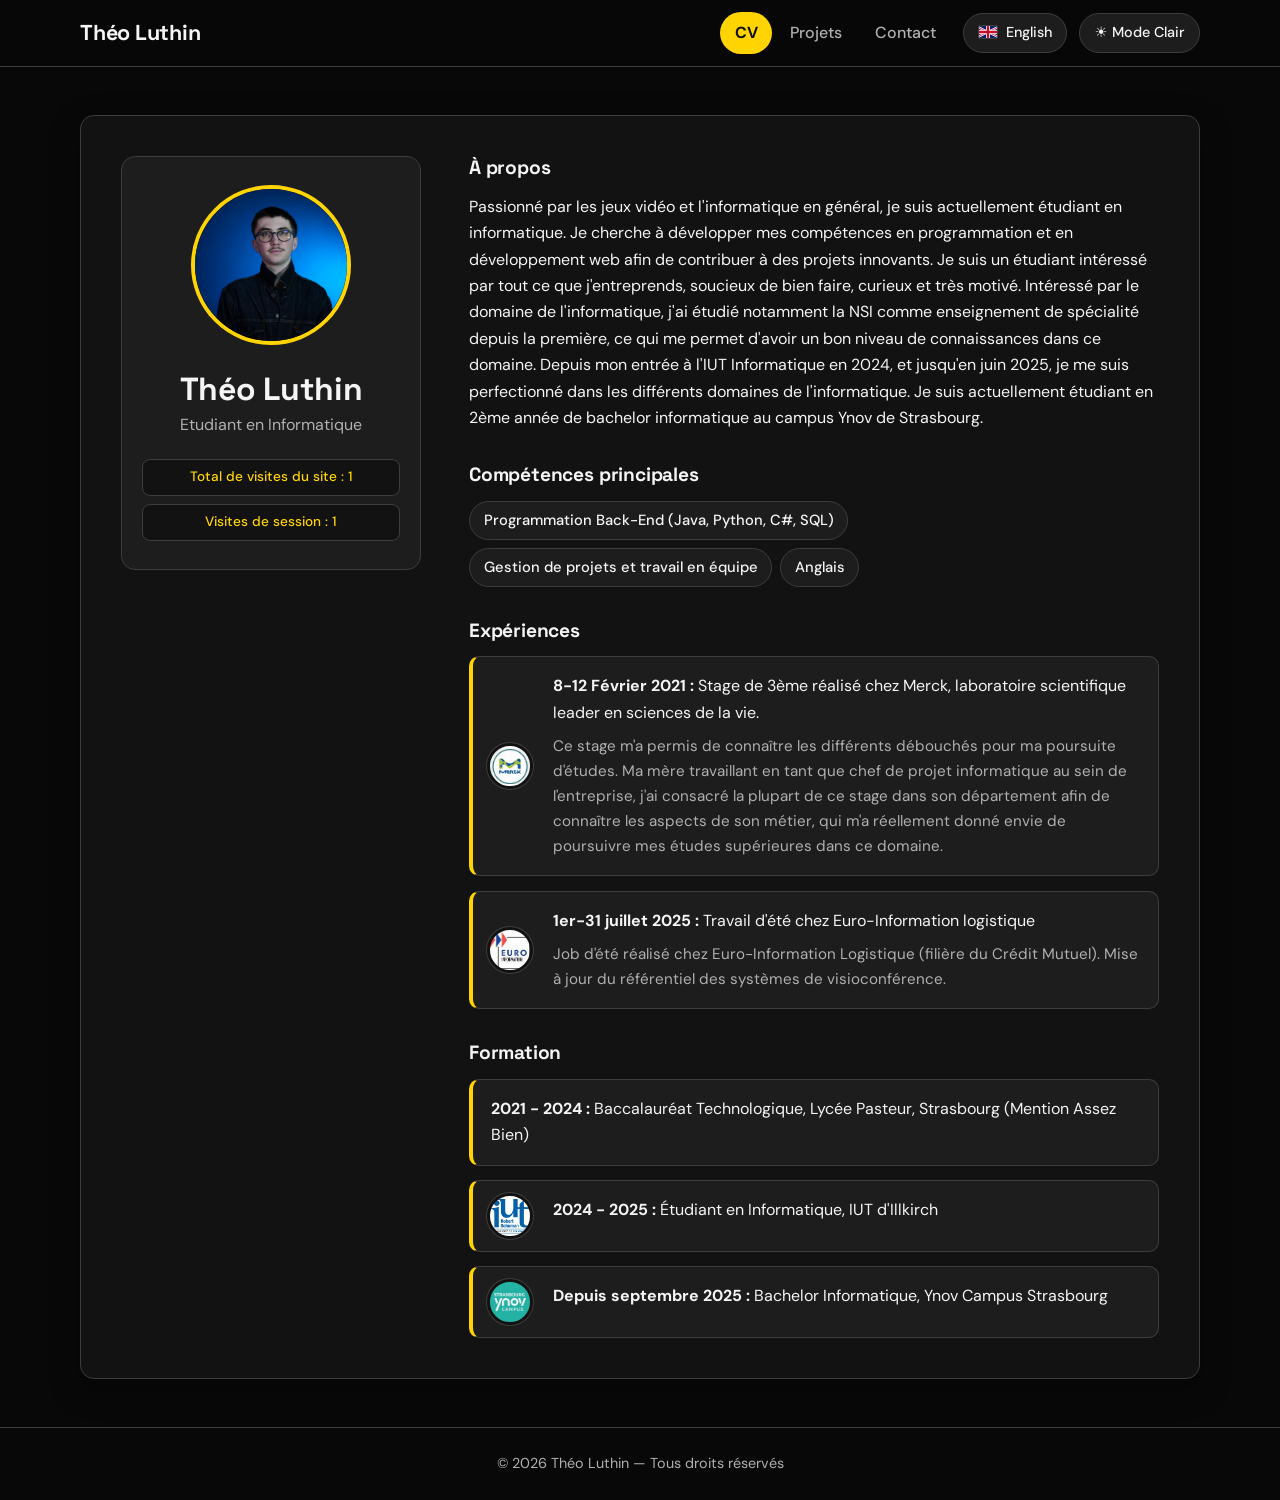
<file: index.html>
<!DOCTYPE html>
<html lang="fr">

<head>
    <meta charset="UTF-8">
    <meta name="viewport" content="width=device-width, initial-scale=1.0">
    <title data-en="Théo Luthin - Portfolio">Théo Luthin - Portfolio</title>
    <link rel="stylesheet" href="style.css">
</head>

<body>
    <header>
        <nav>
            <h1 class="logo">Théo Luthin</h1>
            <ul>
                <li><a href="index.html" class="active" data-en="Resume">CV</a></li>
                <li><a href="projets.html" data-en="Projects">Projets</a></li>
                <li><a href="contact.html" data-en="Contact">Contact</a></li>
            </ul>
            <button id="lang-switcher" type="button"><img class="language-flag" src="images/flag-gb.svg" alt="" aria-hidden="true"> English</button>
            <button id="theme-switcher" type="button">☀️ Mode Clair</button>
        </nav>
    </header>

    <main class="container">
        <section class="cv">
            <div class="profile">
                <img src="images/photo2.jpg" alt="Photo de profil de Théo Luthin" data-en-alt="Profile picture of Théo Luthin" class="profile-pic">
                <h2>Théo Luthin</h2>
                <p class="subtitle" data-en="Computer Science Student">Etudiant en Informatique</p>
                <p id="totalVisitsDisplay" class="visit-counter-style">Total de visites du site : 0</p>
                <p id="counterDisplay" class="visit-counter-style">Visites de session : 0</p>
            </div>

            <div class="bio">
                <h3 data-en="About">À propos</h3>
                <p data-en="Passionate about video games and computing in general, I am currently a computer science student. I am looking to develop my programming and web development skills in order to contribute to innovative projects. I am a student who is interested in everything I take on, careful to do things well, curious and highly motivated. Interested in the field of computer science, I studied NSI as a specialization subject from the first year, which gave me a strong foundation in this area. Since starting my computer science studies at the IUT in 2024 and until June 2025, I developed my skills across various aspects of computer science. I am currently in my second year of a computer science bachelor’s degree at the Ynov Campus in Strasbourg.">Passionné par les jeux vidéo et l'informatique en général, je suis actuellement étudiant en informatique. Je cherche à développer mes compétences en programmation et en développement web afin de contribuer à des projets innovants. Je suis un étudiant intéressé par tout ce que j'entreprends, soucieux de bien faire, curieux et très motivé. Intéressé par le domaine de l'informatique, j'ai étudié notamment la NSI comme enseignement de spécialité depuis la première, ce qui me permet d'avoir un bon niveau de connaissances dans ce domaine. Depuis mon entrée à l'IUT Informatique en 2024, et jusqu'en juin 2025, je me suis perfectionné dans les différents domaines de l'informatique. Je suis actuellement étudiant en 2ème année de bachelor informatique au campus Ynov de Strasbourg.</p>

                <h3 data-en="Main skills">Compétences principales</h3>
                <ul class="skills">
                    <li data-en="Back-End programming (Java, Python, C#, SQL)">Programmation Back-End (Java, Python, C#, SQL)</li>
                    <li data-en="Project management and teamwork">Gestion de projets et travail en équipe</li>
                    <li data-en="English">Anglais</li>
                </ul>

                <h3 data-en="Experience">Expériences</h3>
                <ul class="timeline">
                    <li class="exp-merck">
                        <strong data-en="February 8–12, 2021:">8-12 Février 2021 :</strong>
                        <span data-en="Work-experience placement (final year of middle school) at Merck, a leading life-science laboratory.">Stage de 3ème réalisé chez Merck, laboratoire scientifique leader en sciences de la vie.</span>
                        <p class="details-merck" data-en="This placement let me discover the different paths available for my further studies. As my mother works as an IT project manager at the company, I spent most of the placement in her department to learn about her job, which really made me want to continue my higher education in this field.">Ce stage m'a permis de connaître les différents débouchés pour ma poursuite d'études. Ma mère travaillant en tant que chef de projet informatique au sein de l'entreprise, j'ai consacré la plupart de ce stage dans son département afin de connaître les aspects de son métier, qui m'a réellement donné envie de poursuivre mes études supérieures dans ce domaine.</p>
                    </li>
                    <li class="exp-euro-info">
                        <strong data-en="July 1–31, 2025:">1er-31 juillet 2025 :</strong>
                        <span data-en="Summer job at Euro-Information Logistique">Travail d'été chez Euro-Information logistique</span>
                        <p class="details-euro-info" data-en="Summer job at Euro-Information Logistique, a subsidiary of Crédit Mutuel. Updated the inventory of videoconferencing systems.">Job d'été réalisé chez Euro-Information Logistique (filière du Crédit Mutuel). Mise à jour du référentiel des systèmes de visioconférence.</p>
                    </li>
                </ul>

                <h3 data-en="Education">Formation</h3>
                <ul class="timeline">
                    <li>
                        <strong data-en="2021 - 2024:">2021 - 2024 :</strong>
                        <span data-en="Technological Baccalaureate, Lycée Pasteur, Strasbourg (Honours – 'Assez Bien')">Baccalauréat Technologique, Lycée Pasteur, Strasbourg (Mention Assez Bien)</span>
                    </li>
                    <li class="form-IUT">
                        <strong data-en="2024 - 2025:">2024 - 2025 :</strong>
                        <span data-en="Computer Science student, IUT d'Illkirch">Étudiant en Informatique, IUT d'Illkirch</span>
                    </li>
                    <li class="form-bachelor">
                        <strong data-en="Since September 2025:">Depuis septembre 2025 :</strong>
                        <span data-en="Computer Science Bachelor, Ynov Campus Strasbourg">Bachelor Informatique, Ynov Campus Strasbourg</span>
                    </li>
                </ul>
            </div>
        </section>
    </main>

    <footer data-en="© 2026 Théo Luthin — All rights reserved">
        © 2026 Théo Luthin — Tous droits réservés
    </footer>
    <script src="script.js"></script>
</body>

</html>
</file>
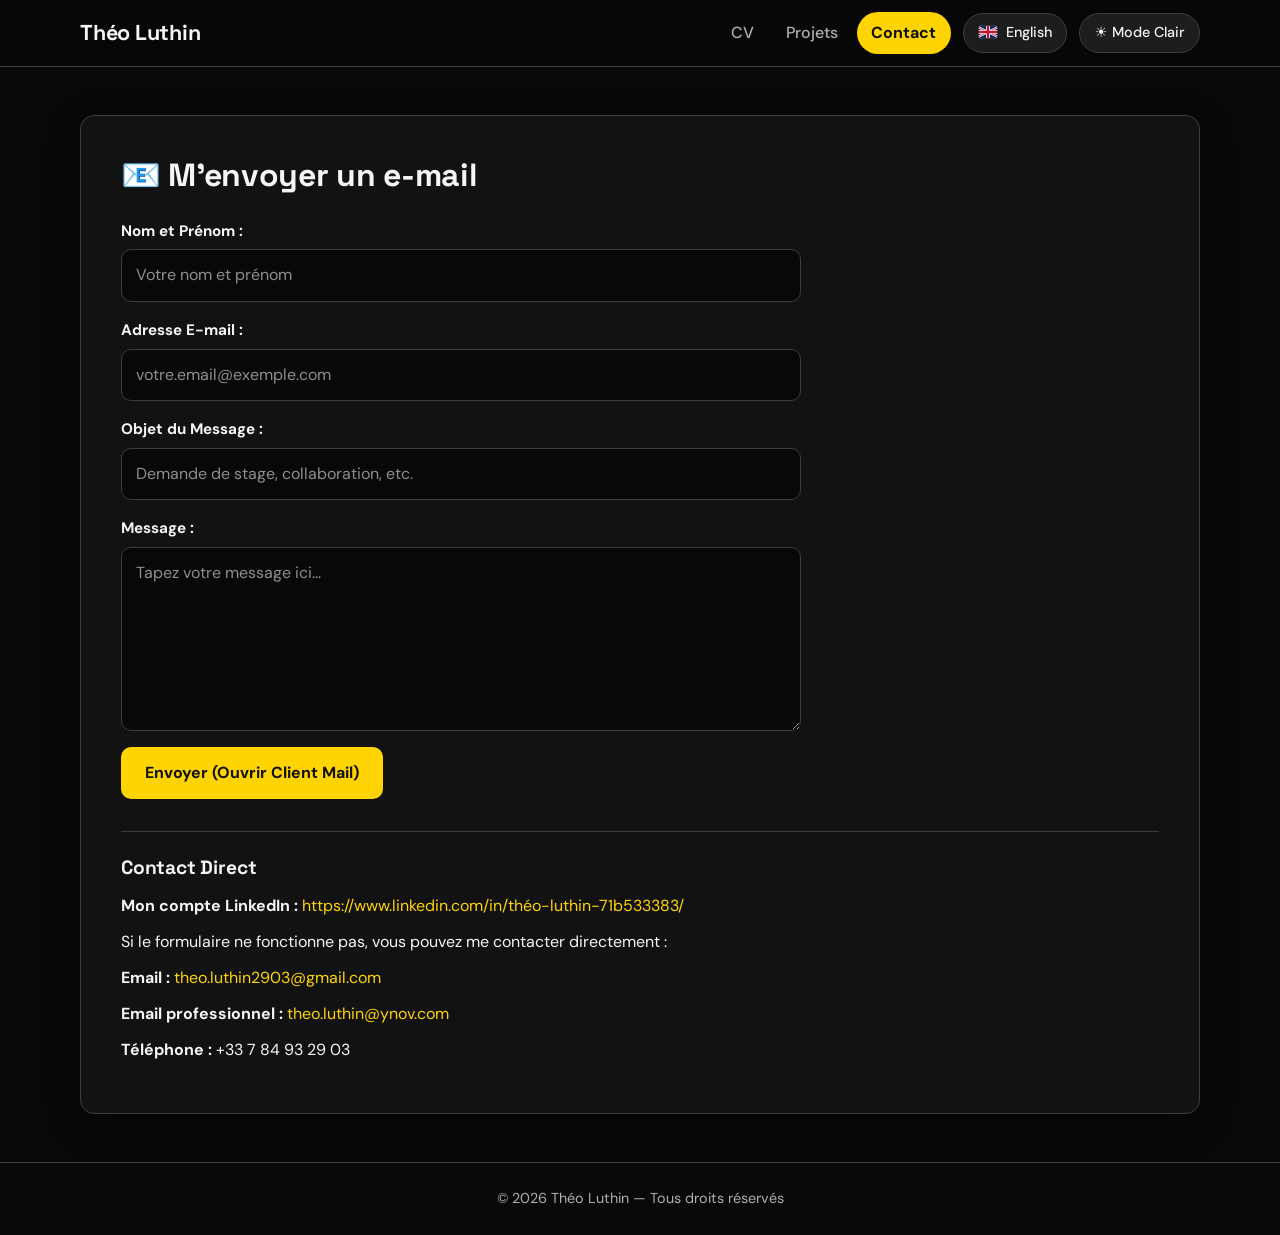
<file: contact.html>
<!DOCTYPE html>
<html lang="fr">

<head>
    <meta charset="UTF-8">
    <meta name="viewport" content="width=device-width, initial-scale=1.0">
    <title data-en="Contact - Théo Luthin">Contact - Théo Luthin</title>
    <link rel="stylesheet" href="style.css">
</head>

<body>
    <header>
        <nav>
            <h1 class="logo">Théo Luthin</h1>
            <ul>
                <li><a href="index.html" data-en="Resume">CV</a></li>
                <li><a href="projets.html" data-en="Projects">Projets</a></li>
                <li><a href="contact.html" class="active" data-en="Contact">Contact</a></li>
            </ul>
            <button id="lang-switcher" type="button"><img class="language-flag" src="images/flag-gb.svg" alt="" aria-hidden="true"> English</button>
            <button id="theme-switcher" type="button">☀️ Mode Clair</button>
        </nav>
    </header>

    <main class="container">
        <section class="contact">
            <h2 data-en="📧 Send me an email">📧 M'envoyer un e-mail</h2>

            <form id="contact-form">

                <div class="form-group">
                    <label for="name" data-en="Full name:">Nom et Prénom :</label>
                    <input type="text" id="name" name="name" required placeholder="Votre nom et prénom" data-en-placeholder="Your full name">
                </div>

                <div class="form-group">
                    <label for="email" data-en="Email address:">Adresse E-mail :</label>
                    <input type="email" id="email" name="email" required placeholder="votre.email@exemple.com" data-en-placeholder="your.email@example.com">
                </div>

                <div class="form-group">
                    <label for="subject" data-en="Subject:">Objet du Message :</label>
                    <input type="text" id="subject" name="subject" required placeholder="Demande de stage, collaboration, etc." data-en-placeholder="Internship request, collaboration, etc.">
                </div>

                <div class="form-group">
                    <label for="body" data-en="Message:">Message :</label>
                    <textarea id="body" name="body" rows="6" required placeholder="Tapez votre message ici..." data-en-placeholder="Type your message here..."></textarea>
                </div>

                <button type="submit" data-en="Send (opens your mail client)">Envoyer (Ouvrir Client Mail)</button>
            </form>

            <div class="contact-info">
                <h3 data-en="Direct contact">Contact Direct</h3>
                <p><strong data-en="My LinkedIn account:">Mon compte LinkedIn :</strong> <a href="https://www.linkedin.com/in/théo-luthin-71b533383/" target="_blank" rel="noopener">https://www.linkedin.com/in/théo-luthin-71b533383/</a></p>
                <p data-en="If the form doesn't work, you can contact me directly:">Si le formulaire ne fonctionne pas, vous pouvez me contacter directement :</p>
                <p><strong data-en="Email:">Email :</strong> <a href="mailto:theo.luthin2903@gmail.com">theo.luthin2903@gmail.com</a></p>
                 <p><strong data-en="Professional email:">Email professionnel :</strong> <a href="mailto:theo.luthin@ynov.com">theo.luthin@ynov.com</a></p>
                <p><strong data-en="Phone:">Téléphone :</strong> +33 7 84 93 29 03</p>
            </div>

        </section>
    </main>

    <footer data-en="© 2026 Théo Luthin — All rights reserved">
        © 2026 Théo Luthin — Tous droits réservés
    </footer>
    <script src="script.js"></script>
</body>

</html>
</file>
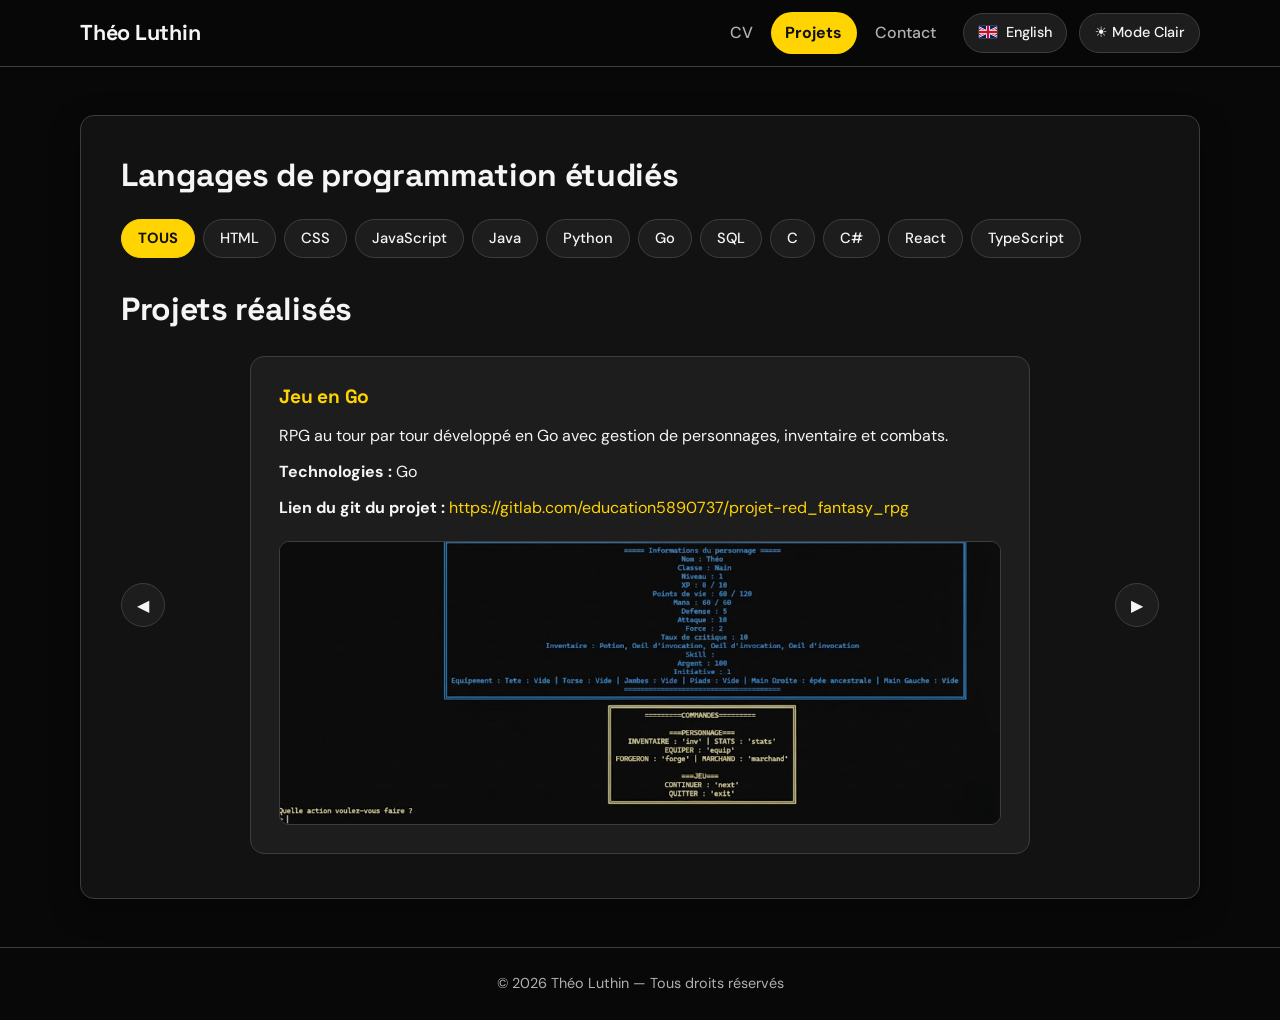
<file: projets.html>
<!DOCTYPE html>
<html lang="fr">

<head>
    <meta charset="UTF-8">
    <meta name="viewport" content="width=device-width, initial-scale=1.0">
    <title data-en="Languages & Projects - Théo Luthin">Langages & Projets - Théo Luthin</title>
    <link rel="stylesheet" href="style.css">
</head>

<body>
    <header>
        <nav>
            <h1 class="logo">Théo Luthin</h1>
            <ul>
                <li><a href="index.html" data-en="Resume">CV</a></li>
                <li><a href="projets.html" class="active" data-en="Projects">Projets</a></li>
                <li><a href="contact.html" data-en="Contact">Contact</a></li>
            </ul>
            <button id="lang-switcher" type="button"><img class="language-flag" src="images/flag-gb.svg" alt="" aria-hidden="true"> English</button>
            <button id="theme-switcher" type="button">☀️ Mode Clair</button>
        </nav>
    </header>

    <main class="container">
        <section class="skills-projects">
            <h2 data-en="Programming languages studied">Langages de programmation étudiés</h2>

            <ul class="skills-grid" id="skills-filter">
                <li data-filter="all" class="active-filter" data-en="ALL">TOUS</li>
                <li data-filter="html">HTML</li>
                <li data-filter="css">CSS</li>
                <li data-filter="javascript">JavaScript</li>
                <li data-filter="java">Java</li>
                <li data-filter="python">Python</li>
                <li data-filter="go">Go</li>
                <li data-filter="sql">SQL</li>
                <li data-filter="c">C</li>
                <li data-filter="csharp">C#</li>
                <li data-filter="react">React</li>
                <li data-filter="typescript">TypeScript</li>
            </ul>

            <h2 data-en="Completed projects">Projets réalisés</h2>
            <div id="no-project-message" style="display: none;"></div>
            <div class="carousel-wrapper">
                <button class="carousel-control prev-btn" data-target="projects-carousel" type="button" aria-label="Précédent">◀</button>

                <div class="carousel-container projects-carousel" id="projects-carousel">

                    <article class="project" data-tags="go,poo">
                        <h3 data-en="Go Game">Jeu en Go</h3>
                        <p data-en="Turn-based RPG developed in Go with character management, inventory and combat.">RPG au tour par tour développé en Go avec gestion de personnages, inventaire et combats.</p>
                        <p><strong data-en="Technologies:">Technologies :</strong> Go</p>
                        <p><strong data-en="Project Git link:">Lien du git du projet :</strong> <a href="https://gitlab.com/education5890737/projet-red_fantasy_rpg" target="_blank" rel="noopener">https://gitlab.com/education5890737/projet-red_fantasy_rpg</a></p>
                        <img src="images/go.png" alt="Capture d'écran du jeu en Go" data-en-alt="Screenshot of the Go game" class="project-img">
                    </article>

                    <article class="project" data-tags="go,html,css">
                        <h3 data-en="Connect 4 in Go-HTML-CSS">Puissance 4 en Go-HTML-CSS</h3>
                        <p data-en="Web implementation of the Connect 4 game.">Implémentation web du jeu de Puissance 4.</p>
                        <p><strong data-en="Technologies:">Technologies :</strong> Go, HTML, CSS</p>
                        <p><strong data-en="Project Git link:">Lien du git du projet :</strong> <a href="https://gitlab.com/education5890737/power4-web" target="_blank" rel="noopener">https://gitlab.com/education5890737/power4-web</a></p>
                        <img src="images/power4web.png" alt="Capture d'écran du puissance 4 en Go" data-en-alt="Screenshot of the Connect 4 game in Go" class="project-img">
                    </article>

                    <article class="project" data-tags="csharp">
                        <h3 data-en="FPS game in C#">Jeu FPS en C#</h3>
                        <p data-en="Project of creation of an FPS game in C# with students in 3D and Audiovisual">Projet de création d'un jeu FPS en C# en compganie d'étudiants en 3D et Audiovisuel </p>
                        <p><strong data-en="Technologies:">Technologies :</strong> C#</p>
                        <p><strong data-en="Project Git link:">Lien du git du projet :</strong> <a href="https://gitlab.matthias-hervouet.fr/game/afterlight" target="_blank" rel="noopener">https://gitlab.matthias-hervouet.fr/game/afterlight</a></p>
                        <img src="images/afterlight.png" alt="Capture d'écran du jeu FPS en C#" data-en-alt="Screenshot of the FPS game in C#" class="project-img">
                    </article>

                    <article class="project" data-tags="javascript, html, css, react, typescript">
                        <h3 data-en="Movie Library">Bibliothèque de Films</h3>
                        <p data-en="Web application for managing a movie library.">Application web pour gérer une bibliothèque de films.</p>
                        <p><strong data-en="Technologies:">Technologies :</strong> JavaScript, HTML, CSS, React, TypeScript</p>
                        <p><strong data-en="Project Git link:">Lien du git du projet :</strong> <a href="https://github.com/theoluthin2903/Theo_LUTHIN_Projet_React_TypeScript" target="_blank" rel="noopener">https://github.com/theoluthin2903/Theo_LUTHIN_Projet_React_TypeScript</a></p>
                        <img src="images/cinescope.png" alt="Capture d'écran de la bibliothèque de films" data-en-alt="Screenshot of the movie library" class="project-img">
                    </article>

                    <article class="project" data-tags="python">
                        <h3 data-en="Smart Fridge Management">Gestion de Frigo Intelligent</h3>
                        <p data-en="Web application for managing a smart fridge and tracking nutritional intake.">Application web FastAPI pour gérer un frigo intelligent et réaliser un suivi nutritionnel.</p>
                        <p><strong data-en="Technologies:">Technologies :</strong> Python</p>
                        <p><strong data-en="Project Git link:">Lien du git du projet :</strong> <a href="https://github.com/theoluthin2903/Theo_L_Maxime_Projet_Smart_Fridge" target="_blank" rel="noopener">https://github.com/theoluthin2903/Theo_L_Maxime_Projet_Smart_Fridge</a></p>
                        <img src="images/smartfridge.png" alt="Capture d'écran du frigo intelligent" data-en-alt="Screenshot of the smart fridge" class="project-img">
                    </article>

                    <article class="project" data-tags="c">
                        <h3 data-en="2048 in C">2048 en C</h3>
                        <p data-en="A simple implementation of the 2048 game in C in the terminal.">Une implémentation simple du jeu 2048 en C dans le terminal.</p>
                        <p><strong data-en="Technologies:">Technologies :</strong> C</p>
                        <p><strong data-en="Project Git link:">Lien du git du projet :</strong> <a href="https://github.com/theoluthin2903/Theo_LUTHIN_Projet_Final_2048" target="_blank" rel="noopener">https://github.com/theoluthin2903/Theo_LUTHIN_Projet_Final_2048</a></p>
                        <img src="images/2048.png" alt="Capture d'écran du jeu 2048" data-en-alt="Screenshot of the 2048 game" class="project-img">
                    </article>

                </div>

                <button class="carousel-control next-btn" data-target="projects-carousel" type="button" aria-label="Suivant">▶</button>
            </div>
        </section>
    </main>

    <footer data-en="© 2026 Théo Luthin — All rights reserved">
        © 2026 Théo Luthin — Tous droits réservés
    </footer>
    <script src="script.js"></script>
</body>

</html>
</file>
<file: style.css>
@import url('https://fonts.googleapis.com/css2?family=DM+Sans:ital,opsz,wght@0,9..40,400;0,9..40,500;0,9..40,700;1,9..40,400&family=Space+Grotesk:wght@500;600;700&display=swap');

/* =====================================================
   1. THÈME (variables) — sombre par défaut, clair via body.light-mode
   ===================================================== */
:root {
    --bg: #080808;
    --surface: #121212;
    --surface-2: #1d1d1d;
    --border: #3d3d3d;
    --text: #f5f5f5;
    --muted: #b0b0b0;
    --primary: #ffd400;
    --primary-hover: #ffe34d;
    --on-primary: #111111;
    --accent: #ffd400;
    --accent-text: #ffd400;
    --on-accent: #111111;
    --win: #ffd400;
    --header-bg: rgba(8, 8, 8, 0.9);
    --shadow: 0 10px 30px rgba(0, 0, 0, 0.35);

    --font-body: 'DM Sans', system-ui, -apple-system, 'Segoe UI', Roboto, sans-serif;
    --font-title: 'Space Grotesk', 'DM Sans', system-ui, sans-serif;
    --radius: 14px;
    color-scheme: dark;
}

body.light-mode {
    --bg: #ffffff;
    --surface: #ffffff;
    --surface-2: #f2f2f2;
    --border: #d0d0d0;
    --text: #111111;
    --muted: #555555;
    --primary: #111111;
    --primary-hover: #333333;
    --on-primary: #ffffff;
    --accent: #111111;
    --accent-text: #111111;
    --on-accent: #ffffff;
    --win: #111111;
    --header-bg: rgba(255, 255, 255, 0.88);
    --shadow: 0 8px 24px rgba(0, 0, 0, 0.1);
    color-scheme: light;
}

/* =====================================================
   2. BASE
   ===================================================== */
*,
*::before,
*::after {
    box-sizing: border-box;
}

html {
    -webkit-text-size-adjust: 100%;
}

body {
    margin: 0;
    min-height: 100vh;
    display: flex;
    flex-direction: column;
    font-family: var(--font-body);
    font-size: 1rem;
    line-height: 1.65;
    background: var(--bg);
    color: var(--text);
}

img {
    max-width: 100%;
}

a {
    color: var(--primary);
    text-decoration: none;
    overflow-wrap: anywhere;
}

a:hover {
    color: var(--primary-hover);
    text-decoration: underline;
    text-underline-offset: 3px;
}

h1, h2, h3 {
    font-family: var(--font-title);
    line-height: 1.2;
    letter-spacing: -0.01em;
    margin: 0 0 0.75em;
}

h2 {
    font-size: clamp(1.5rem, 1.2rem + 1.5vw, 2rem);
}

h3 {
    font-size: 1.2rem;
    margin-top: 2rem;
}

p {
    margin: 0 0 1em;
}

:focus-visible {
    outline: 2px solid var(--accent);
    outline-offset: 3px;
    border-radius: 4px;
}

.container {
    width: min(1120px, 100% - 2rem);
    margin-inline: auto;
    padding-block: clamp(1.5rem, 4vw, 3rem);
    flex: 1;
}

/* Carte commune à toutes les sections principales */
.cv,
.skills-projects,
.contact,
.game-container {
    background: var(--surface);
    border: 1px solid var(--border);
    border-radius: var(--radius);
    box-shadow: var(--shadow);
    padding: clamp(1.25rem, 4vw, 2.5rem);
}

/* =====================================================
   3. EN-TÊTE ET NAVIGATION
   ===================================================== */
header {
    position: sticky;
    top: 0;
    z-index: 50;
    background: var(--header-bg);
    -webkit-backdrop-filter: blur(10px);
    backdrop-filter: blur(10px);
    border-bottom: 1px solid var(--border);
}

nav {
    width: min(1120px, 100% - 2rem);
    margin-inline: auto;
    padding-block: 0.75rem;
    display: flex;
    align-items: center;
    gap: 0.75rem;
}

nav .logo {
    margin: 0 auto 0 0;
    font-size: 1.35rem;
    font-weight: 700;
    color: var(--text);
    white-space: nowrap;
}

nav ul {
    list-style: none;
    margin: 0;
    padding: 0;
    display: flex;
    gap: 0.25rem;
}

nav ul li a {
    display: block;
    padding: 0.5rem 0.9rem;
    border-radius: 999px;
    color: var(--muted);
    font-weight: 500;
    white-space: nowrap;
    transition: background-color 0.2s, color 0.2s;
}

nav ul li a:hover {
    color: var(--text);
    background: var(--surface-2);
    text-decoration: none;
}

nav ul li a.active {
    background: var(--primary);
    color: var(--on-primary);
    font-weight: 700;
}

#theme-switcher,
#lang-switcher {
    font: inherit;
    font-size: 0.9rem;
    font-weight: 500;
    color: var(--text);
    background: var(--surface-2);
    border: 1px solid var(--border);
    border-radius: 999px;
    padding: 0.45rem 0.9rem;
    cursor: pointer;
    white-space: nowrap;
    transition: border-color 0.2s, background-color 0.2s;
}

#theme-switcher:hover,
#lang-switcher:hover {
    border-color: var(--primary);
}

#lang-switcher .language-flag {
    width: 1.25rem;
    height: 0.85rem;
    margin-right: 0.25rem;
    vertical-align: -0.08rem;
    object-fit: cover;
    border: 1px solid var(--border);
    border-radius: 2px;
}

/* =====================================================
   4. PAGE CV
   ===================================================== */
.cv {
    display: grid;
    grid-template-columns: minmax(230px, 300px) 1fr;
    gap: clamp(1.5rem, 4vw, 3rem);
    align-items: start;
}

.profile {
    text-align: center;
    background: var(--surface-2);
    border: 1px solid var(--border);
    border-radius: var(--radius);
    padding: 1.75rem 1.25rem;
}

.profile h2 {
    margin-bottom: 0.25rem;
}

.profile-pic {
    width: 160px;
    height: 160px;
    border-radius: 50%;
    object-fit: cover;
    margin-bottom: 1rem;
    border: 4px solid var(--accent);
}

.subtitle {
    color: var(--muted);
    margin-bottom: 1.25rem;
}

.visit-counter-style {
    margin: 0.5rem 0 0;
    padding: 0.4rem 0.75rem;
    font-size: 0.85rem;
    font-weight: 500;
    color: var(--accent-text);
    background: var(--surface);
    border: 1px solid var(--border);
    border-radius: 8px;
}

.bio > h3:first-child {
    margin-top: 0;
}

.bio p {
    max-width: 68ch;
}

/* Compétences */
.skills {
    list-style: none;
    margin: 0;
    padding: 0;
    display: flex;
    flex-wrap: wrap;
    gap: 0.5rem;
}

.skills li {
    padding: 0.4rem 0.85rem;
    font-size: 0.92rem;
    font-weight: 500;
    background: var(--surface-2);
    border: 1px solid var(--border);
    border-radius: 999px;
}

/* Expériences / Formation */
.timeline {
    list-style: none;
    margin: 0;
    padding: 0;
    display: grid;
    gap: 0.9rem;
}

.timeline li {
    position: relative;
    padding: 1rem 1.1rem;
    background: var(--surface-2);
    border: 1px solid var(--border);
    border-left: 4px solid var(--primary);
    border-radius: 10px;
}

.timeline li:is(.exp-merck, .exp-euro-info, .form-IUT, .form-bachelor) {
    padding-left: 5rem;
    min-height: 4.5rem;
}

.timeline li:is(.exp-merck, .exp-euro-info, .form-IUT, .form-bachelor)::after {
    content: "";
    position: absolute;
    left: 0.9rem;
    top: 50%;
    width: 46px;
    height: 46px;
    transform: translateY(-50%);
    border-radius: 50%;
    background-color: #fff;
    background-size: contain;
    background-repeat: no-repeat;
    background-position: center;
    border: 3px solid var(--surface);
    box-shadow: 0 0 0 1px var(--border);
}

.exp-euro-info::after { background-image: url('images/euroinfo_logo.png'); }
.exp-merck::after     { background-image: url('images/merck_logo.png'); }
.form-IUT::after      { background-image: url('images/iut_logo.png'); }
.form-bachelor::after { background-image: url('images/ynov_logo.png'); }

.timeline li strong {
    font-weight: 700;
}

.timeline li p:is(.details-merck, .details-euro-info) {
    margin: 0.5rem 0 0;
    font-size: 0.95rem;
    color: var(--muted);
}

/* =====================================================
   5. PAGE PROJETS
   ===================================================== */
.skills-grid {
    list-style: none;
    margin: 0 0 2rem;
    padding: 0;
    display: flex;
    flex-wrap: wrap;
    gap: 0.5rem;
}

.skills-grid li {
    padding: 0.4rem 1rem;
    font-size: 0.92rem;
    font-weight: 500;
    background: var(--surface-2);
    border: 1px solid var(--border);
    border-radius: 999px;
    cursor: pointer;
    user-select: none;
    transition: border-color 0.2s, background-color 0.2s;
}

.skills-grid li:hover {
    border-color: var(--primary);
}

.skills-grid li.active-filter {
    background: var(--accent);
    border-color: var(--accent);
    color: var(--on-accent);
    font-weight: 700;
}

/* Carrousel (le JS gère position / opacity en inline) */
.carousel-wrapper {
    display: flex;
    align-items: center;
    gap: 0.75rem;
}

.carousel-container {
    position: relative;
    flex: 1;
    min-width: 0;
    overflow: hidden;
    padding: 4px;
}

.project {
    position: relative;
    top: 0;
    left: 0;
    right: 0;
    width: 100%;
    max-width: 780px;
    margin-inline: auto;
    padding: clamp(1rem, 3vw, 1.75rem);
    background: var(--surface-2);
    border: 1px solid var(--border);
    border-radius: var(--radius);
    transition: opacity 0.3s ease;
}

.project h3 {
    margin-top: 0;
    color: var(--accent-text);
}

.project p {
    margin-bottom: 0.6em;
}

.project-img {
    display: block;
    width: 100%;
    max-height: 340px;
    object-fit: contain;
    margin: 1.25rem auto 0;
    border-radius: 10px;
    border: 1px solid var(--border);
    background: var(--surface);
}

.carousel-control {
    flex-shrink: 0;
    width: 44px;
    height: 44px;
    display: grid;
    place-items: center;
    padding: 0;
    font-size: 1rem;
    color: var(--text);
    background: var(--surface-2);
    border: 1px solid var(--border);
    border-radius: 50%;
    cursor: pointer;
    transition: background-color 0.2s, color 0.2s, border-color 0.2s;
}

.carousel-control:hover {
    background: var(--primary);
    border-color: var(--primary);
    color: var(--on-primary);
}

#no-project-message {
    margin: 1rem 0;
    padding: 2rem 1rem;
    text-align: center;
    color: var(--muted);
    background: var(--surface-2);
    border: 1px dashed var(--border);
    border-radius: var(--radius);
}

/* =====================================================
   6. PAGE CONTACT
   ===================================================== */
.contact-info {
    margin-top: 2rem;
    padding-top: 1.5rem;
    border-top: 1px solid var(--border);
    overflow-wrap: anywhere;
}

.contact-info h3 {
    margin-top: 0;
}

.contact-info p {
    margin-bottom: 0.6em;
}

#contact-form {
    display: grid;
    gap: 1rem;
    max-width: 680px;
}

.form-group {
    display: flex;
    flex-direction: column;
    gap: 0.35rem;
}

#contact-form label {
    font-weight: 700;
    font-size: 0.95rem;
}

#contact-form input[type="text"],
#contact-form input[type="email"],
#contact-form textarea {
    width: 100%;
    padding: 0.75rem 0.9rem;
    font: inherit;
    color: var(--text);
    background: var(--bg);
    border: 1px solid var(--border);
    border-radius: 10px;
    transition: border-color 0.2s, box-shadow 0.2s;
}

#contact-form textarea {
    resize: vertical;
    min-height: 140px;
}

#contact-form input::placeholder,
#contact-form textarea::placeholder {
    color: var(--muted);
    opacity: 0.8;
}

#contact-form input:focus,
#contact-form textarea:focus {
    outline: none;
    border-color: var(--accent);
    box-shadow: 0 0 0 3px color-mix(in srgb, var(--accent) 30%, transparent);
}

#contact-form button[type="submit"] {
    justify-self: start;
    padding: 0.8rem 1.5rem;
    font: inherit;
    font-weight: 700;
    color: var(--on-primary);
    background: var(--primary);
    border: none;
    border-radius: 10px;
    cursor: pointer;
    transition: background-color 0.2s, transform 0.15s;
}

#contact-form button[type="submit"]:hover {
    background: var(--primary-hover);
    transform: translateY(-1px);
}


/* =====================================================
   7. PIED DE PAGE
   ===================================================== */
footer {
    padding: 1.5rem 1rem;
    text-align: center;
    font-size: 0.9rem;
    color: var(--muted);
    border-top: 1px solid var(--border);
}

/* =====================================================
   8. RESPONSIVE
   ===================================================== */
@media (max-width: 860px) {
    .cv {
        grid-template-columns: 1fr;
    }

    .profile {
        max-width: 420px;
        width: 100%;
        margin-inline: auto;
    }
}

@media (max-width: 760px) {
    nav {
        flex-wrap: wrap;
        row-gap: 0.5rem;
    }

    /* Les liens passent sur une 2e ligne, défilables si besoin */
    nav ul {
        order: 3;
        flex: 1 1 100%;
        overflow-x: auto;
        padding-bottom: 2px;
        scrollbar-width: none;
    }

    nav ul::-webkit-scrollbar {
        display: none;
    }
}

@media (max-width: 560px) {
    .container {
        width: calc(100% - 1.25rem);
    }

    nav {
        width: calc(100% - 1.25rem);
    }

    nav .logo {
        font-size: 1.15rem;
    }

    #theme-switcher,
    #lang-switcher {
        padding: 0.4rem 0.7rem;
        font-size: 0.82rem;
    }

    .profile-pic {
        width: 120px;
        height: 120px;
    }

    .timeline li:is(.exp-merck, .exp-euro-info, .form-IUT, .form-bachelor) {
        padding-left: 4.2rem;
    }

    .timeline li:is(.exp-merck, .exp-euro-info, .form-IUT, .form-bachelor)::after {
        width: 38px;
        height: 38px;
        left: 0.7rem;
    }

    /* Carrousel : les flèches passent sous la carte */
    .carousel-wrapper {
        flex-wrap: wrap;
        justify-content: center;
    }

    .carousel-container {
        order: -1;
        flex: 1 1 100%;
    }

    .project-img {
        max-height: 220px;
    }

    #contact-form button[type="submit"] {
        justify-self: stretch;
    }
}

@media (prefers-reduced-motion: reduce) {
    *,
    *::before,
    *::after {
        animation: none !important;
        transition: none !important;
    }
}
</file>
